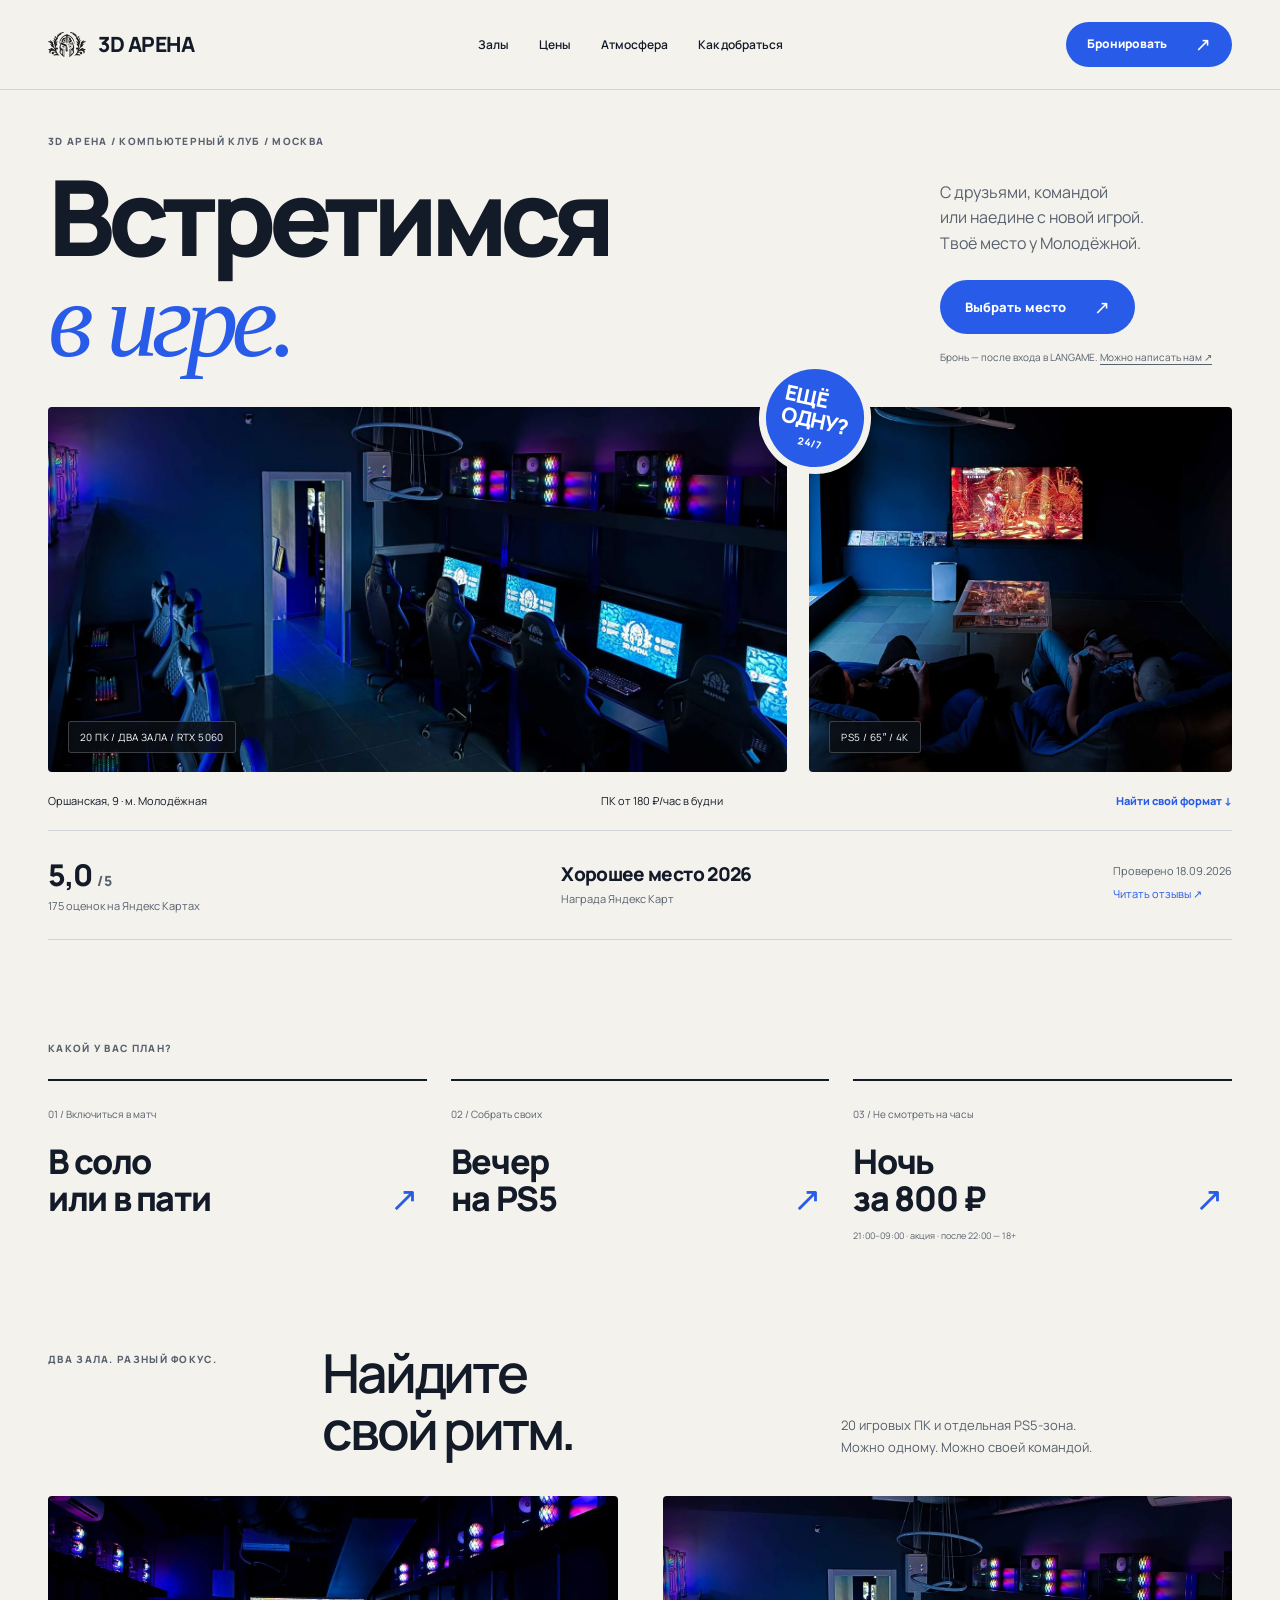
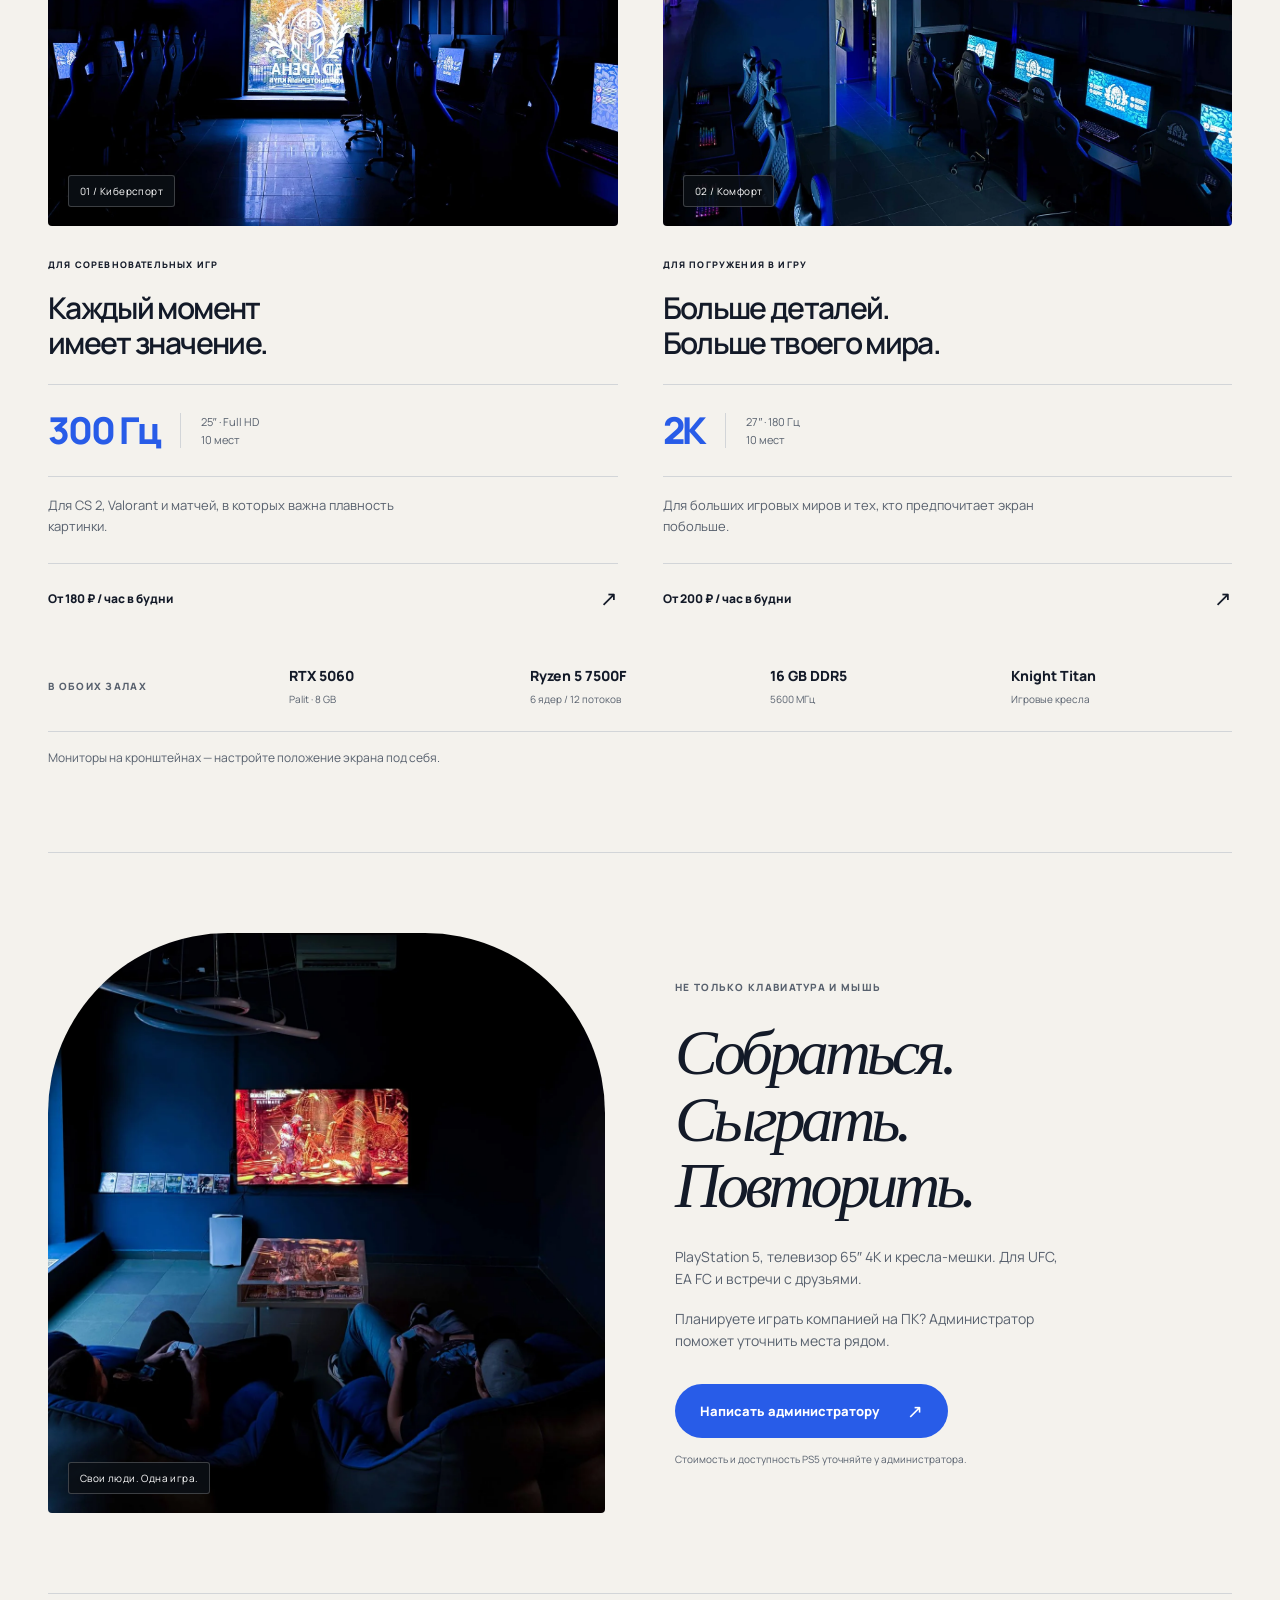
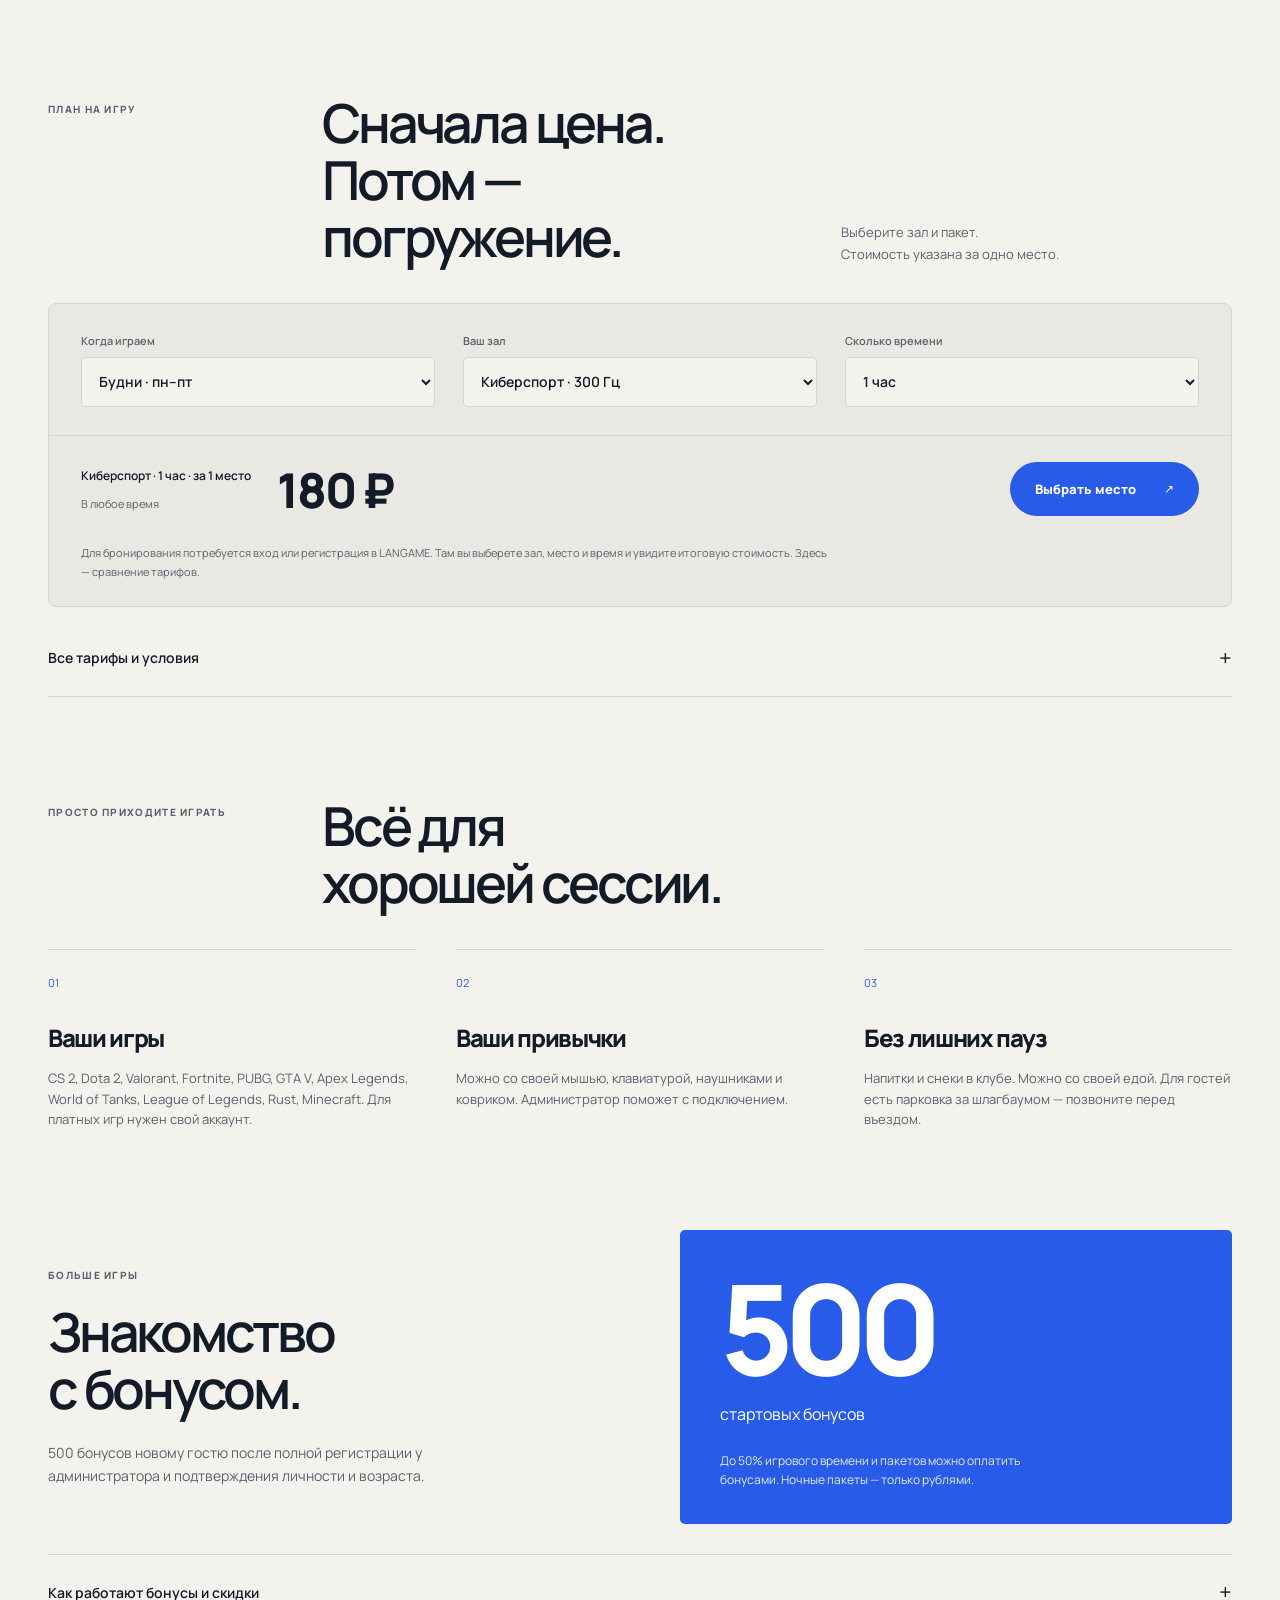
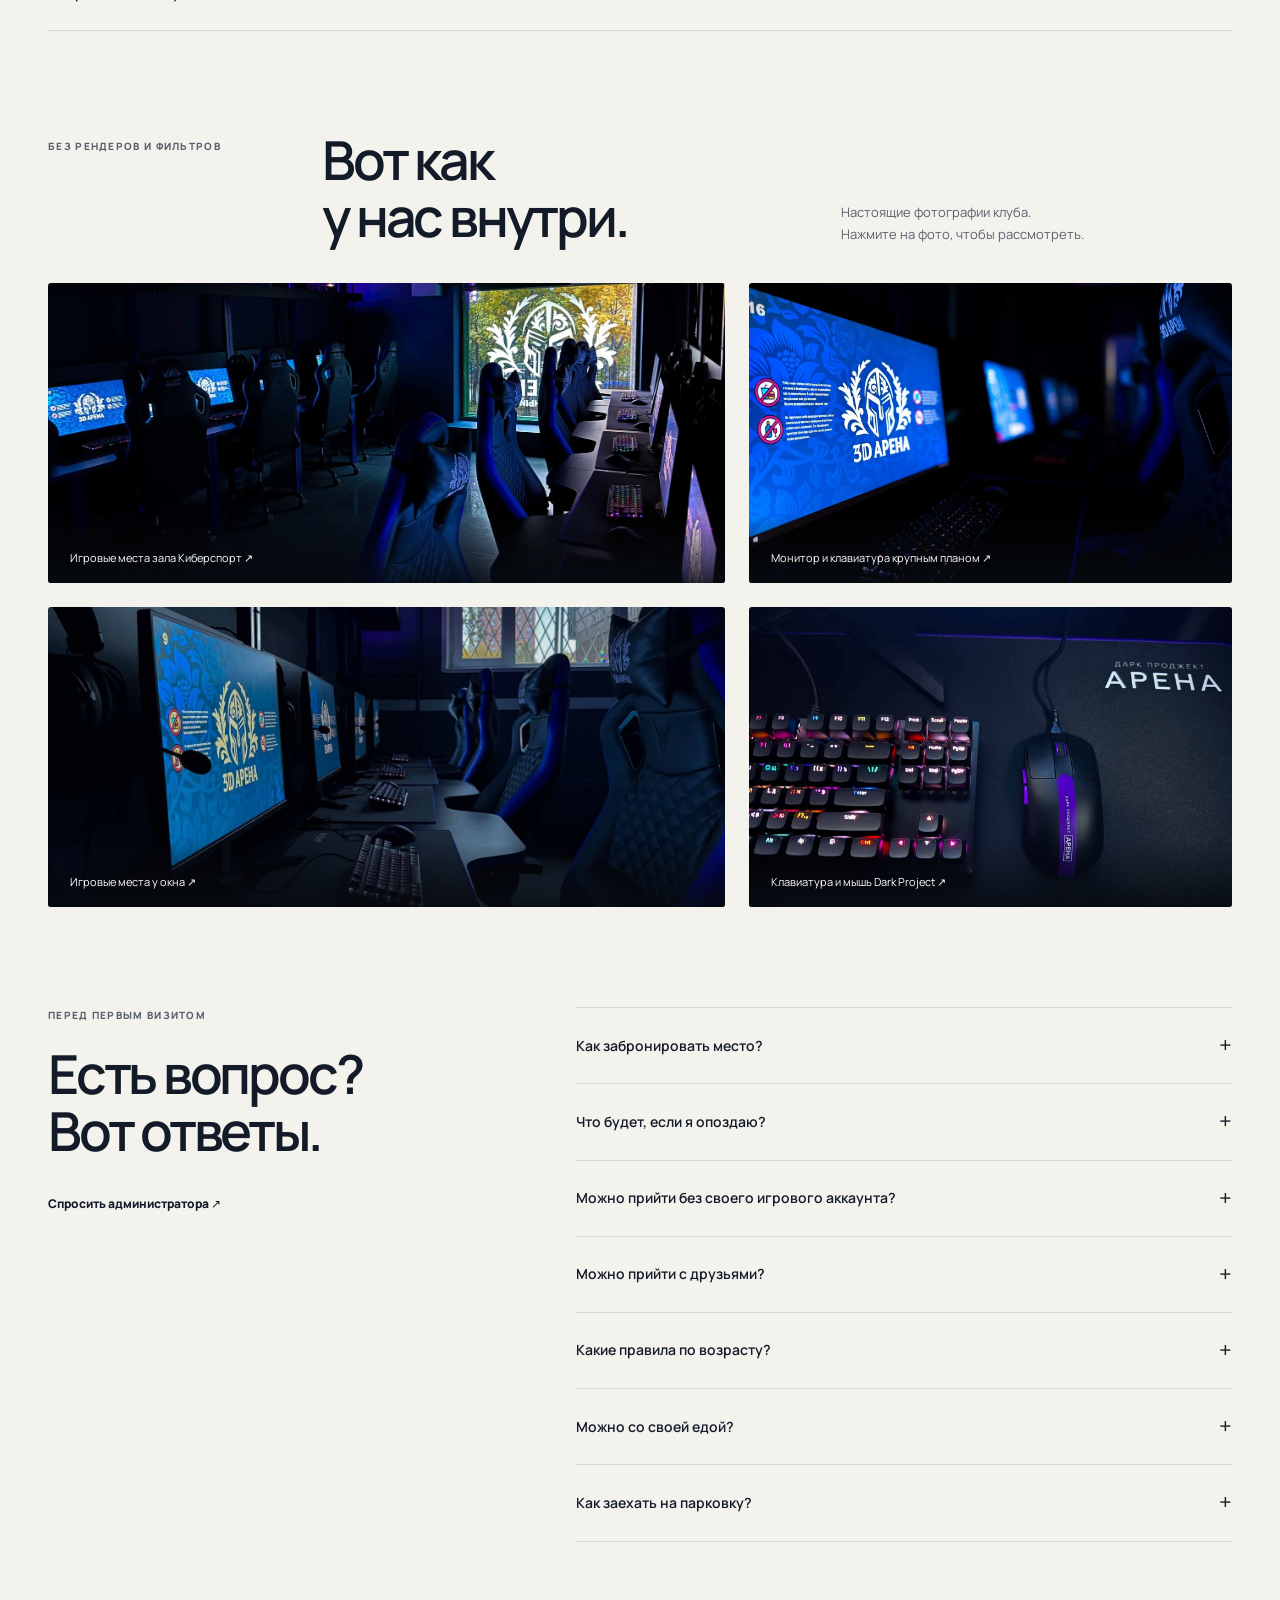
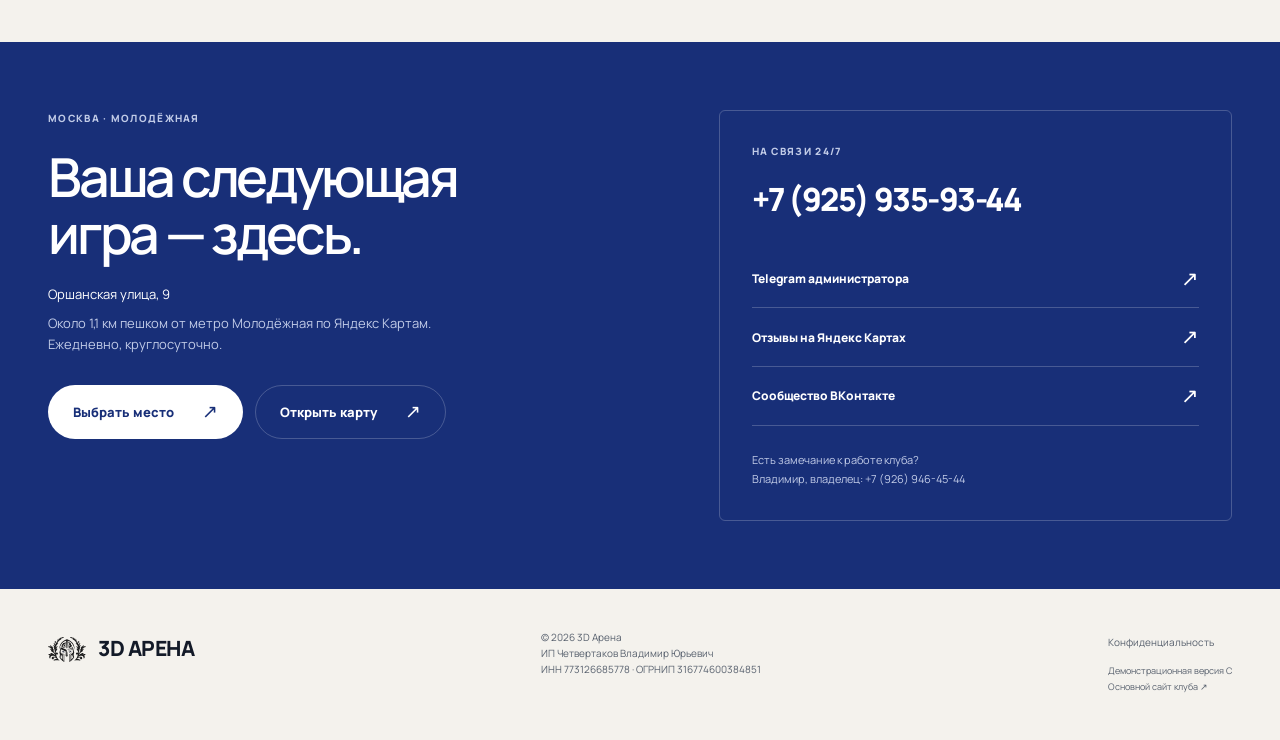
<file: index.html>
<!doctype html><html lang="ru"><head><meta charset="utf-8"><meta name="viewport" content="width=device-width, initial-scale=1"><meta name="robots" content="noindex, nofollow"><title>3D Арена — встретимся в игре</title><meta name="description" content="Компьютерный клуб 3D Арена у метро Молодёжная. Два зала, RTX 5060, PS5. Оршанская, 9. Круглосуточно."><meta name="theme-color" content="#f3f1eb"><link rel="icon" href="assets/mark.svg" type="image/svg+xml"><link rel="stylesheet" href="styles.css?v=20260918-6"><script defer src="config.js"></script><script defer src="pricing.js"></script><script defer src="attribution.js"></script><script defer src="app.js?v=20260918-5"></script></head><body class="social" data-variant="C"><a class="skip" href="#main">К содержанию</a><header class="header"><a href="./" class="brand" aria-label="3D Арена — главная"><img src="assets/mark.svg" alt="" width="40" height="40"><span>3D АРЕНА</span></a><nav aria-label="Основная навигация"><button class="menu-button" aria-expanded="false" aria-controls="nav-links">Меню <span aria-hidden="true">☰</span></button><div class="nav-links" id="nav-links"><a href="#spaces">Залы</a><a href="#prices">Цены</a><a href="#gallery">Атмосфера</a><a href="#contacts">Как добраться</a></div></nav><a class="button primary header-cta" href="https://langame.ru/799456996_computerniy_club_3d-arena_moskva/booking" data-booking data-track="langame_booking" data-placement="header">Бронировать<span aria-hidden="true">↗</span></a></header><main id="main"><section class="hero-social wrap"><div class="social-hero-heading"><p class="eyebrow">3D АРЕНА / КОМПЬЮТЕРНЫЙ КЛУБ / МОСКВА</p><div class="title-row"><h1>Встретимся<br><em>в игре.</em></h1><div><p>С друзьями, командой<br>или наедине с новой игрой.<br>Твоё место у Молодёжной.</p><a class="button primary" href="https://langame.ru/799456996_computerniy_club_3d-arena_moskva/booking" data-booking data-track="langame_booking" data-placement="hero">Выбрать место<span aria-hidden="true">↗</span></a><p class="booking-note">Бронь — после входа в LANGAME. <a href="https://t.me/IIIDArena" data-track="booking_telegram">Можно написать нам ↗</a></p></div></div></div><div class="photo-story"><div class="story-wide"><img class="" src="assets/hall-15.webp" alt="Игровой зал Комфорт в 3D Арене" width="1600" height="1200" loading="eager" decoding="async" fetchpriority=high><span class="image-tag">20 ПК / ДВА ЗАЛА / RTX 5060</span></div><div class="story-side"><img class="" src="assets/hall-12.webp" alt="Зона PlayStation 5 для встречи с друзьями" width="1600" height="1200" loading="eager" decoding="async" fetchpriority=high><span class="image-tag">PS5 / 65″ / 4K</span></div><div class="round-label" aria-hidden="true">ЕЩЁ<br>ОДНУ?<span>24/7</span></div></div><div class="social-caption"><span>Оршанская, 9 · м. Молодёжная</span><span>ПК от 180 ₽/час в будни</span><a href="#spaces">Найти свой формат ↓</a></div></section><aside class="trust-strip wrap" aria-label="Оценки гостей"><a href="https://yandex.ru/maps/org/3d_arena/107910722858/" data-track="reviews_click"><strong>5,0 <span>/ 5</span></strong><span>175 оценок на Яндекс Картах</span></a><div><strong>Хорошее место 2026</strong><span>Награда Яндекс Карт</span></div><p>Проверено 18.09.2026<br><a href="https://yandex.ru/maps/org/3d_arena/107910722858/" data-track="reviews_click">Читать отзывы ↗</a></p></aside><section class="wrap scenarios"><p class="eyebrow">Какой у вас план?</p><div><a href="#spaces"><span>01 / Включиться в матч</span><strong>В соло<br>или в пати <i>↗</i></strong></a><a href="#together"><span>02 / Собрать своих</span><strong>Вечер<br>на PS5 <i>↗</i></strong></a><a href="#prices"><span>03 / Не смотреть на часы</span><strong>Ночь<br>за 800 ₽ <i>↗</i></strong><small>21:00–09:00 · акция · после 22:00 — 18+</small></a></div></section><section class="wrap spaces" id="spaces"><div class="section-top"><p class="eyebrow">Два зала. Разный фокус.</p><h2>Найдите<br>свой ритм.</h2><p>20 игровых ПК и отдельная PS5-зона.<br>Можно одному. Можно своей командой.</p></div><div class="space-grid"><article class="space-card"><div class="space-image"><img class="" src="assets/hall-01.webp" alt="Зал Киберспорт: ряды игровых компьютеров в 3D Арене" width="1600" height="1200" loading="lazy" decoding="async" ><span class="image-tag">01 / Киберспорт</span></div><div class="space-copy"><span class="eyebrow">Для соревновательных игр</span><h3>Каждый момент<br>имеет значение.</h3><div class="spec-line"><strong>300 Гц</strong><span>25″ · Full HD<br>10 мест</span></div><p>Для CS 2, Valorant и матчей, в которых важна плавность картинки.</p><a class="text-link" href="#prices" data-choose-hall="esports">От 180 ₽ / час в будни <span>↗</span></a></div></article><article class="space-card"><div class="space-image"><img class="" src="assets/hall-15.webp" alt="Зал Комфорт: игровые места с большими мониторами" width="1600" height="1200" loading="lazy" decoding="async" ><span class="image-tag">02 / Комфорт</span></div><div class="space-copy"><span class="eyebrow">Для погружения в игру</span><h3>Больше деталей.<br>Больше твоего мира.</h3><div class="spec-line"><strong>2K</strong><span>27″ · 180 Гц<br>10 мест</span></div><p>Для больших игровых миров и тех, кто предпочитает экран побольше.</p><a class="text-link" href="#prices" data-choose-hall="comfort">От 200 ₽ / час в будни <span>↗</span></a></div></article></div><div class="hardware"><p class="eyebrow">В обоих залах</p><div><strong>RTX 5060</strong><span>Palit · 8 GB</span></div><div><strong>Ryzen 5 7500F</strong><span>6 ядер / 12 потоков</span></div><div><strong>16 GB DDR5</strong><span>5600 МГц</span></div><div><strong>Knight Titan</strong><span>Игровые кресла</span></div></div><p class="hardware-note">Мониторы на кронштейнах — настройте положение экрана под себя.</p></section><section class="social-section wrap" id="together"><div class="social-photo"><img class="" src="assets/hall-12.webp" alt="Друзья играют на PlayStation 5 в зоне с креслами-мешками" width="1600" height="1200" loading="lazy" decoding="async" ><span class="image-tag">Свои люди. Одна игра.</span></div><div class="social-copy"><p class="eyebrow">Не только клавиатура и мышь</p><h2>Собраться.<br>Сыграть.<br>Повторить.</h2><p>PlayStation 5, телевизор 65″ 4K и кресла-мешки. Для UFC, EA FC и встречи с друзьями.</p><p>Планируете играть компанией на ПК? Администратор поможет уточнить места рядом.</p><a class="button primary" href="https://t.me/IIIDArena" data-track="booking_telegram">Написать администратору <span>↗</span></a><small>Стоимость и доступность PS5 уточняйте у администратора.</small></div></section><section class="picker-section wrap" id="prices"><div class="section-top"><p class="eyebrow">План на игру</p><h2>Сначала цена.<br>Потом — погружение.</h2><p>Выберите зал и пакет.<br>Стоимость указана за одно место.</p></div><div id="price-picker" class="price-picker" hidden><div class="picker-controls"><label>Когда играем<select name="day"><option value="weekday">Будни · пн–пт</option><option value="weekend">Выходные · сб–вс</option></select></label><label>Ваш зал<select name="hall"><option value="esports">Киберспорт · 300 Гц</option><option value="comfort">Комфорт · 2K</option></select></label><label>Сколько времени<select name="pack"><option value="hour">1 час</option><option value="three">3 часа</option><option value="six">6 часов</option><option value="night">Ночь · 21:00–09:00</option><option value="morning">Утро · 08:00–13:00</option></select></label></div><div class="quote" aria-live="polite" aria-atomic="true"><div><span id="quote-label">Киберспорт · 1 час · за 1 место</span><strong id="quote-price">180 ₽</strong><small id="quote-condition">В любое время</small></div><a class="button primary" href="https://langame.ru/799456996_computerniy_club_3d-arena_moskva/booking" data-booking data-track="langame_booking" data-placement="price_picker">Выбрать место<span aria-hidden="true">↗</span></a></div><p class="fine">Для бронирования потребуется вход или регистрация в LANGAME. Там вы выберете зал, место и время и увидите итоговую стоимость. Здесь — сравнение тарифов.</p></div><details class="all-prices"><summary>Все тарифы и условия <span aria-hidden="true">+</span></summary><div class="table-scroll"><table><caption>Цена за одно место, ₽</caption><thead><tr><th scope="col">День / зал</th><th scope="col">1 час</th><th scope="col">3 часа</th><th scope="col">6 часов</th><th scope="col">Ночь*</th><th scope="col">Утро**</th></tr></thead><tbody><tr><th scope="row">Будни · Киберспорт</th><td>180</td><td>490</td><td>870</td><td>800</td><td>540</td></tr><tr><th scope="row">Будни · Комфорт</th><td>200</td><td>540</td><td>960</td><td>800</td><td>600</td></tr><tr><th scope="row">Выходные · Киберспорт</th><td>200</td><td>540</td><td>960</td><td>800</td><td>600</td></tr><tr><th scope="row">Выходные · Комфорт</th><td>220</td><td>600</td><td>1 060</td><td>800</td><td>660</td></tr></tbody></table></div><p class="fine">* Ночь 21:00–09:00: акция 800 ₽ вместо базовой цены. Базовая цена: Киберспорт 1 080 / 1 190 ₽, Комфорт 1 190 / 1 310 ₽ (будни / выходные). Ночной пакет оплачивается рублями. После 22:00 — 18+.</p><p class="fine">** Утро 08:00–13:00. Будни — понедельник–пятница; выходные — суббота–воскресенье. Условия акций и тариф на дату посещения уточняйте в LANGAME или у администратора.</p></details><noscript><p>Для сравнения цен откройте «Все тарифы и условия» выше.</p></noscript></section><section class="wrap visit"><div class="section-top"><p class="eyebrow">Просто приходите играть</p><h2>Всё для<br>хорошей сессии.</h2></div><div class="benefit-grid"><article><span class="number">01</span><h3>Ваши игры</h3><p>CS 2, Dota 2, Valorant, Fortnite, PUBG, GTA V, Apex Legends, World of Tanks, League of Legends, Rust, Minecraft. Для платных игр нужен свой аккаунт.</p></article><article><span class="number">02</span><h3>Ваши привычки</h3><p>Можно со своей мышью, клавиатурой, наушниками и ковриком. Администратор поможет с подключением.</p></article><article><span class="number">03</span><h3>Без лишних пауз</h3><p>Напитки и снеки в клубе. Можно со своей едой. Для гостей есть парковка за шлагбаумом — позвоните перед въездом.</p></article></div></section><section class="wrap promos" id="offers"><div class="offer-head"><p class="eyebrow">Больше игры</p><h2>Знакомство<br>с бонусом.</h2><p>500 бонусов новому гостю после полной регистрации у администратора и подтверждения личности и возраста.</p></div><div class="offer-number"><strong>500</strong><span>стартовых бонусов</span><p>До 50% игрового времени и пакетов можно оплатить бонусами. Ночные пакеты — только рублями.</p></div><details><summary>Как работают бонусы и скидки <span>+</span></summary><div class="bonus-grid"><div><h3>Приглашайте друзей</h3><p>100 бонусов за нового гостя. Ещё по 100 бонусов за подписку на Telegram и VK после подтверждения администратору.</p></div><div><h3>За разовое пополнение</h3><p>От 1 000 ₽ → +150 бонусов<br>От 2 000 ₽ → +350<br>От 3 000 ₽ → +600<br>От 4 000 ₽ → +900<br>От 5 000 ₽ → +1 250</p></div><div><h3>Накопительная скидка</h3><p>От 5 000 ₽ → 1%<br>От 10 001 ₽ → 2%<br>От 20 001 ₽ → 3%<br>От 30 001 ₽ → 4%<br>От 40 001 ₽ → 5%</p></div></div><p class="fine">Каждая акция действует отдельно. Текущие условия уточняйте у администратора. Для активации стартовых бонусов нужен документ для подтверждения личности и возраста.</p><a class="text-link" href="https://t.me/IIIDArena" data-track="booking_telegram">Уточнить условия <span>↗</span></a></details></section><section class="wrap gallery" id="gallery"><div class="section-top"><p class="eyebrow">Без рендеров и фильтров</p><h2>Вот как<br>у нас внутри.</h2><p>Настоящие фотографии клуба.<br>Нажмите на фото, чтобы рассмотреть.</p></div><div class="gallery-grid"><a href="assets/hall-03.webp" data-photo><img class="" src="assets/hall-03.webp" alt="Игровые места зала Киберспорт" width="1600" height="1200" loading="lazy" decoding="async" ><span>Игровые места зала Киберспорт ↗</span></a><a href="assets/hall-07.webp" data-photo><img class="" src="assets/hall-07.webp" alt="Монитор и клавиатура крупным планом" width="1600" height="1200" loading="lazy" decoding="async" ><span>Монитор и клавиатура крупным планом ↗</span></a><a href="assets/hall-13.webp" data-photo><img class="" src="assets/hall-13.webp" alt="Игровые места у окна" width="1600" height="1200" loading="lazy" decoding="async" ><span>Игровые места у окна ↗</span></a><a href="assets/hall-14.webp" data-photo><img class="" src="assets/hall-14.webp" alt="Клавиатура и мышь Dark Project" width="1600" height="1200" loading="lazy" decoding="async" ><span>Клавиатура и мышь Dark Project ↗</span></a></div></section><section class="wrap faq" id="faq"><div><p class="eyebrow">Перед первым визитом</p><h2>Есть вопрос?<br>Вот ответы.</h2><a class="text-link" href="https://t.me/IIIDArena" data-track="booking_telegram">Спросить администратора ↗</a></div><div><details><summary>Как забронировать место?<span aria-hidden="true">+</span></summary><p>Нажмите «Выбрать место»: откроется LANGAME. Войдите или зарегистрируйтесь, затем выберите зал, компьютер и время. Итоговая стоимость и наличие мест показываются в системе бронирования.</p></details><details><summary>Что будет, если я опоздаю?<span aria-hidden="true">+</span></summary><p>Оплаченная бронь сохраняется до конца забронированного времени. Бронь до оплаты — 15 минут. Если задерживаетесь, предупредите администратора.</p></details><details><summary>Можно прийти без своего игрового аккаунта?<span aria-hidden="true">+</span></summary><p>Для бесплатных игр, включая CS 2 и Dota 2, есть гостевые аккаунты. Для платных игр используйте свой аккаунт.</p></details><details><summary>Можно прийти с друзьями?<span aria-hidden="true">+</span></summary><p>Да. В каждом зале 10 мест. До приезда выберите соседние места в LANGAME или уточните наличие у администратора.</p></details><details><summary>Какие правила по возрасту?<span aria-hidden="true">+</span></summary><p>На сайте клуба указан режим 18+ после 22:00. Для регистрации и подтверждения возраста возьмите документ. Условия дневного посещения уточняйте у администратора.</p></details><details><summary>Можно со своей едой?<span aria-hidden="true">+</span></summary><p>Да. В клубе также есть напитки, снеки, микроволновка и гриль для сэндвичей.</p></details><details><summary>Как заехать на парковку?<span aria-hidden="true">+</span></summary><p>Парковка для гостей находится во дворе за шлагбаумом. Позвоните +7 (925) 935-93-44: администратор подскажет, как заехать. Наличие свободного места уточняйте перед приездом.</p></details></div></section><section class="contacts" id="contacts"><div class="wrap contacts-grid"><div><p class="eyebrow">Москва · Молодёжная</p><h2>Ваша следующая<br>игра — здесь.</h2><p class="address">Оршанская улица, 9</p><p>Около 1,1 км пешком от метро Молодёжная по Яндекс Картам.<br>Ежедневно, круглосуточно.</p><div class="actions"><a class="button primary" href="https://langame.ru/799456996_computerniy_club_3d-arena_moskva/booking" data-booking data-track="langame_booking" data-placement="contacts">Выбрать место<span aria-hidden="true">↗</span></a><a class="button secondary" href="https://yandex.ru/maps/org/3d_arena/107910722858/" data-track="route_click">Открыть карту <span>↗</span></a></div></div><div class="contact-card"><p class="eyebrow">На связи 24/7</p><a class="phone" href="tel:+79259359344" data-track="booking_call">+7 (925) 935-93-44</a><a class="text-link" href="https://t.me/IIIDArena" data-track="booking_telegram">Telegram администратора <span>↗</span></a><a class="text-link" href="https://yandex.ru/maps/org/3d_arena/107910722858/" data-track="reviews_click">Отзывы на Яндекс Картах <span>↗</span></a><a class="text-link" href="https://vk.com/3d_arena">Сообщество ВКонтакте <span>↗</span></a><p class="fine">Есть замечание к работе клуба?<br>Владимир, владелец: <a href="tel:+79269464544">+7 (926) 946-45-44</a></p></div></div></section></main><footer class="wrap footer"><a class="brand" href="./"><img src="assets/mark.svg" alt="" width="36" height="36"><span>3D АРЕНА</span></a><p>© 2026 3D Арена<br>ИП Четвертаков Владимир Юрьевич<br>ИНН 773126685778 · ОГРНИП 316774600384851</p><div><a href="privacy.html">Конфиденциальность</a><p class="fine">Демонстрационная версия C<br><a href="https://3d-arena.ru/">Основной сайт клуба ↗</a></p></div></footer><div class="mobile-bar"><a href="#prices">Тарифы</a><a class="button primary" href="https://langame.ru/799456996_computerniy_club_3d-arena_moskva/booking" data-booking data-track="langame_booking" data-placement="mobile_bar">Выбрать место<span aria-hidden="true">↗</span></a></div><dialog id="photo-dialog"><button aria-label="Закрыть фотографию">Закрыть ×</button><img alt="" width="1600" height="1200"><p></p></dialog></body></html>
</file>
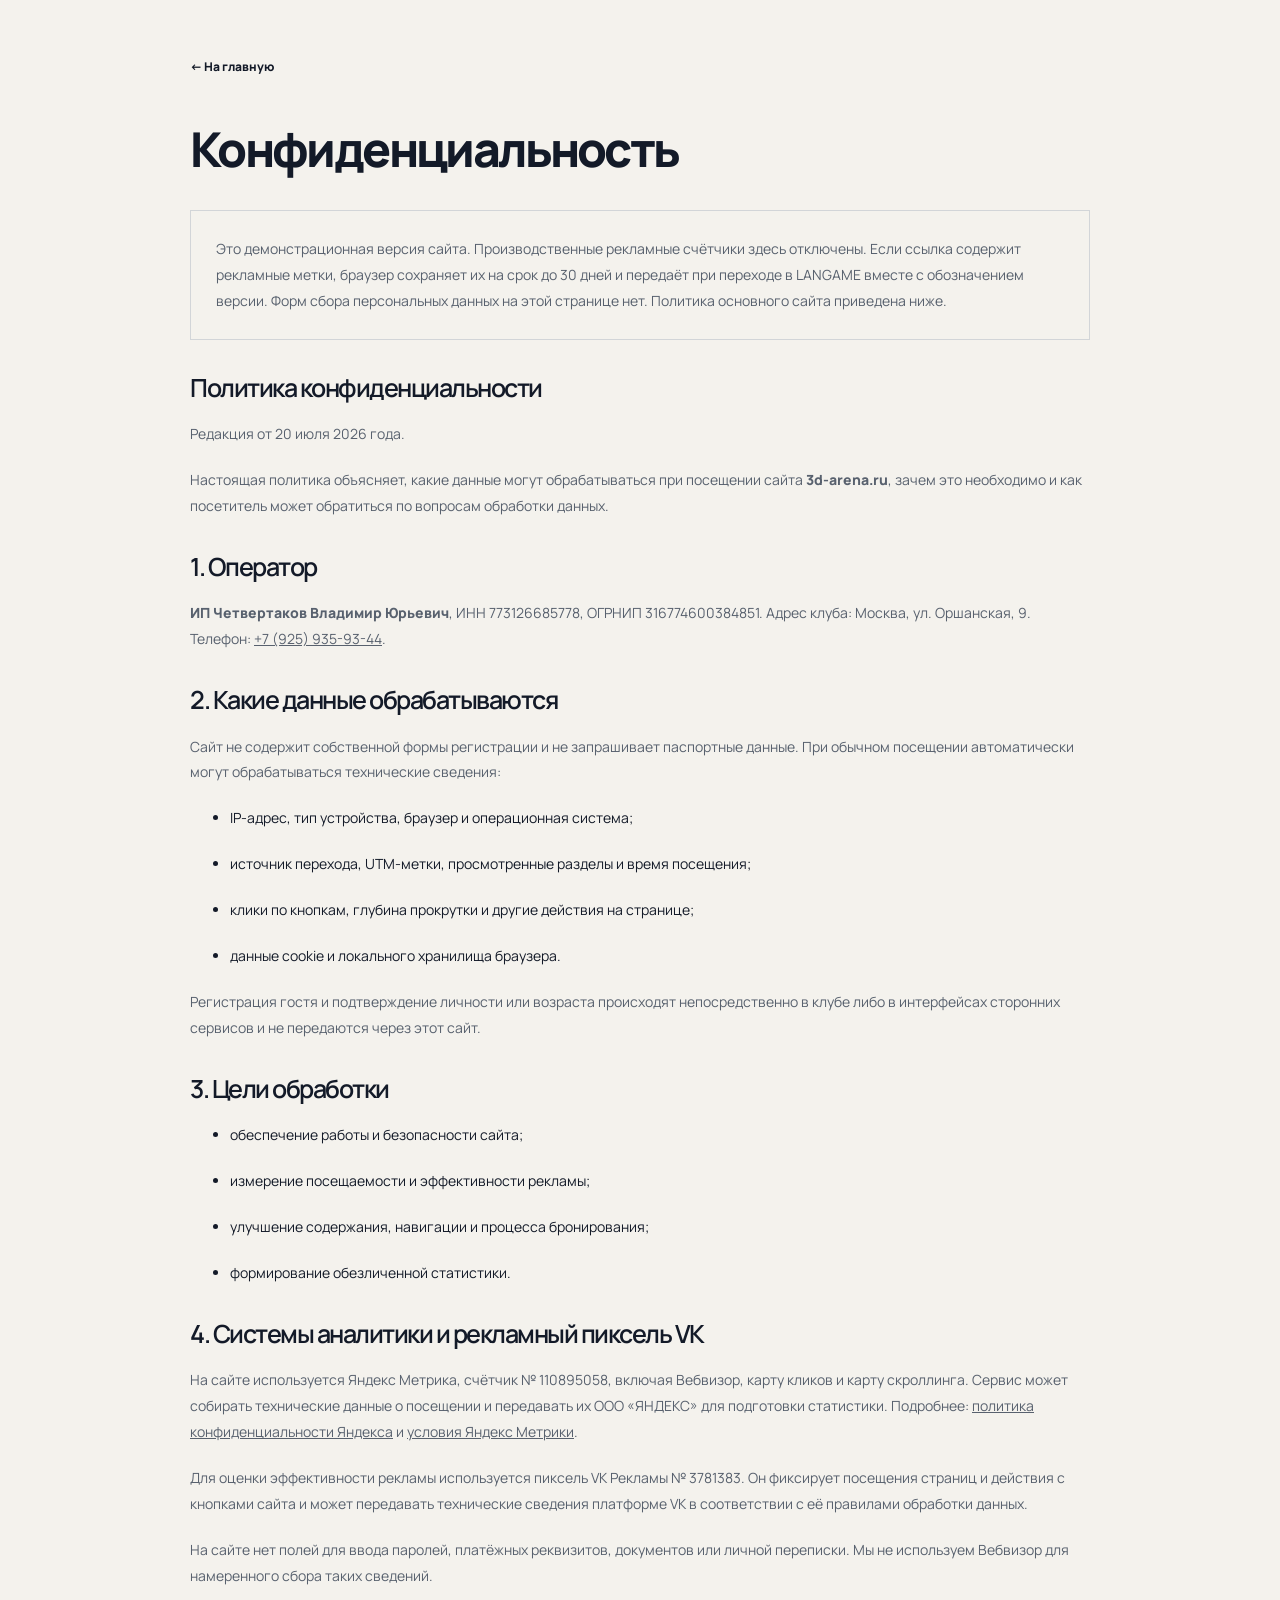
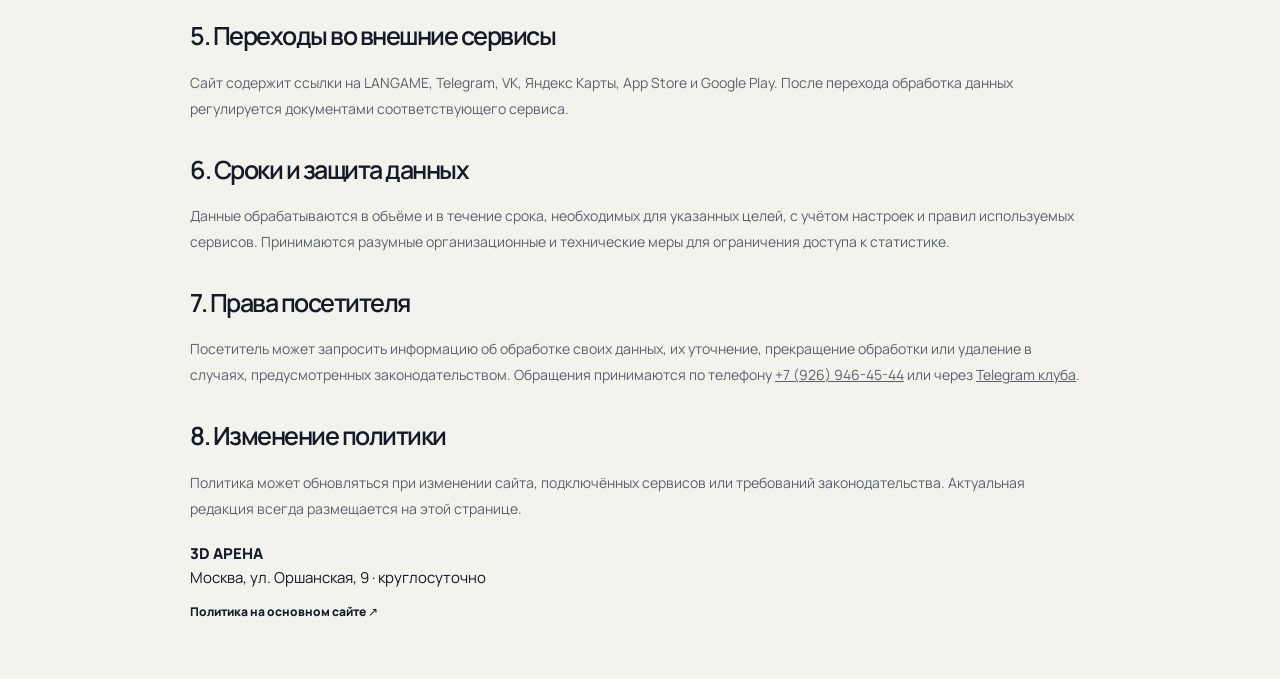
<file: privacy.html>
<!doctype html><html lang="ru"><head><meta charset="utf-8"><meta name="viewport" content="width=device-width, initial-scale=1"><meta name="robots" content="noindex, nofollow"><title>Конфиденциальность — 3D Арена</title><meta name="description" content="Компьютерный клуб 3D Арена у метро Молодёжная. Два зала, RTX 5060, PS5. Оршанская, 9. Круглосуточно."><meta name="theme-color" content="#0b1015"><link rel="icon" href="assets/mark.svg" type="image/svg+xml"><link rel="stylesheet" href="styles.css?v=20260918-5"><script defer src="config.js"></script><script defer src="pricing.js"></script><script defer src="attribution.js"></script><script defer src="app.js?v=20260918-5"></script></head><body class="social" data-variant="C"><main class="wrap policy"><a class="text-link" href="./">← На главную</a><h1>Конфиденциальность</h1><p>Это демонстрационная версия сайта. Производственные рекламные счётчики здесь отключены. Если ссылка содержит рекламные метки, браузер сохраняет их на срок до 30 дней и передаёт при переходе в LANGAME вместе с обозначением версии. Форм сбора персональных данных на этой странице нет. Политика основного сайта приведена ниже.</p>
<h2>Политика конфиденциальности</h2>
<p class="updated">Редакция от 20 июля 2026 года.</p>
<p>Настоящая политика объясняет, какие данные могут обрабатываться при посещении сайта <strong>3d-arena.ru</strong>, зачем это необходимо и как посетитель может обратиться по вопросам обработки данных.</p>
<h2>1. Оператор</h2>
<p><strong>ИП Четвертаков Владимир Юрьевич</strong>, ИНН 773126685778, ОГРНИП 316774600384851. Адрес клуба: Москва, ул. Оршанская, 9. Телефон: <a href="tel:+79259359344">+7 (925) 935-93-44</a>.</p>
<h2>2. Какие данные обрабатываются</h2>
<p>Сайт не содержит собственной формы регистрации и не запрашивает паспортные данные. При обычном посещении автоматически могут обрабатываться технические сведения:</p>
<ul><li>IP-адрес, тип устройства, браузер и операционная система;</li><li>источник перехода, UTM-метки, просмотренные разделы и время посещения;</li><li>клики по кнопкам, глубина прокрутки и другие действия на странице;</li><li>данные cookie и локального хранилища браузера.</li></ul>
<p>Регистрация гостя и подтверждение личности или возраста происходят непосредственно в клубе либо в интерфейсах сторонних сервисов и не передаются через этот сайт.</p>
<h2>3. Цели обработки</h2>
<ul><li>обеспечение работы и безопасности сайта;</li><li>измерение посещаемости и эффективности рекламы;</li><li>улучшение содержания, навигации и процесса бронирования;</li><li>формирование обезличенной статистики.</li></ul>
<h2>4. Системы аналитики и рекламный пиксель VK</h2>
<p>На сайте используется Яндекс Метрика, счётчик № 110895058, включая Вебвизор, карту кликов и карту скроллинга. Сервис может собирать технические данные о посещении и передавать их ООО «ЯНДЕКС» для подготовки статистики. Подробнее: <a href="https://yandex.ru/legal/confidential/" rel="noopener" target="_blank">политика конфиденциальности Яндекса</a> и <a href="https://yandex.ru/legal/metrica_termsofuse/" rel="noopener" target="_blank">условия Яндекс Метрики</a>.</p>
<p>Для оценки эффективности рекламы используется пиксель VK Рекламы № 3781383. Он фиксирует посещения страниц и действия с кнопками сайта и может передавать технические сведения платформе VK в соответствии с её правилами обработки данных.</p>
<p>На сайте нет полей для ввода паролей, платёжных реквизитов, документов или личной переписки. Мы не используем Вебвизор для намеренного сбора таких сведений.</p>
<h2>5. Переходы во внешние сервисы</h2>
<p>Сайт содержит ссылки на LANGAME, Telegram, VK, Яндекс Карты, App Store и Google Play. После перехода обработка данных регулируется документами соответствующего сервиса.</p>
<h2>6. Сроки и защита данных</h2>
<p>Данные обрабатываются в объёме и в течение срока, необходимых для указанных целей, с учётом настроек и правил используемых сервисов. Принимаются разумные организационные и технические меры для ограничения доступа к статистике.</p>
<h2>7. Права посетителя</h2>
<p>Посетитель может запросить информацию об обработке своих данных, их уточнение, прекращение обработки или удаление в случаях, предусмотренных законодательством. Обращения принимаются по телефону <a href="tel:+79269464544">+7 (926) 946-45-44</a> или через <a href="https://t.me/IIIDArena" rel="noopener" target="_blank">Telegram клуба</a>.</p>
<h2>8. Изменение политики</h2>
<p>Политика может обновляться при изменении сайта, подключённых сервисов или требований законодательства. Актуальная редакция всегда размещается на этой странице.</p>
<div class="details"><strong>3D АРЕНА</strong><br/>Москва, ул. Оршанская, 9 · круглосуточно</div>
<a class="text-link" href="https://3d-arena.ru/privacy.html">Политика на основном сайте ↗</a></main></body></html>
</file>
<file: styles.css>
@font-face{font-family:Manrope;src:url('assets/fonts/manrope-400.ttf') format('truetype');font-weight:400;font-display:swap}@font-face{font-family:Manrope;src:url('assets/fonts/manrope-600.ttf') format('truetype');font-weight:600;font-display:swap}@font-face{font-family:Manrope;src:url('assets/fonts/manrope-800.ttf') format('truetype');font-weight:800;font-display:swap}
:root{--bg:#0b1015;--surface:#141b23;--text:#f3f5f8;--muted:#a5afbe;--line:#2b3541;--accent:#315fde;--blue:#729aff;--pad:48px;color-scheme:dark;font-family:Manrope,Arial,sans-serif;font-synthesis:none;scroll-behavior:smooth;scroll-padding-top:110px}*{box-sizing:border-box}body{margin:0;background:var(--bg);color:var(--text);font-size:15px;line-height:1.6}a{color:inherit;text-decoration:none}button,select{font:inherit}button,a,select{-webkit-tap-highlight-color:transparent}button,summary,select{cursor:pointer}button{color:inherit}img{display:block;max-width:100%;height:auto}h1,h2,h3,p{margin:0}h1,h2,h3{font-weight:800;line-height:1.06;letter-spacing:-.055em}h1{font-size:clamp(56px,6.8vw,104px)}h2{font-size:clamp(38px,4.2vw,62px)}h3{font-size:30px;line-height:1.17}p{color:var(--muted)}em{font-style:normal;color:var(--blue)}:focus-visible{outline:3px solid #f9c954;outline-offset:5px}.wrap{width:min(1360px,calc(100% - var(--pad)*2));margin-inline:auto}.eyebrow{text-transform:uppercase;letter-spacing:.13em;font-size:10px;font-weight:800;line-height:1.6}.skip{position:fixed;top:-100px;left:16px;background:var(--accent);color:white;padding:16px;z-index:100}.skip:focus{top:10px}.header{height:92px;width:min(1456px,100%);padding:0 var(--pad);margin:auto;display:flex;align-items:center;justify-content:space-between;gap:28px;border-bottom:1px solid var(--line)}.brand{display:flex;align-items:center;gap:12px;white-space:nowrap;font-weight:800;font-size:21px;letter-spacing:-.02em}.brand img{width:38px;height:40px;object-fit:contain}.nav-links{display:flex;gap:30px;font-size:12px;font-weight:600}.nav-links a{padding:14px 0}.nav-links a:hover,.text-link:hover{color:var(--blue)}.button{display:inline-flex;align-items:center;justify-content:space-between;gap:28px;min-height:54px;padding:16px 24px;border:1px solid transparent;border-radius:6px;font-size:13px;font-weight:800;line-height:1.4;transition:background .18s,transform .18s}.button span{font-size:19px;line-height:1}.button:hover{transform:translateY(-2px)}.primary{background:var(--accent);color:#fff}.primary:hover{background:#2e62ec}.secondary{border-color:var(--line);background:transparent}.secondary:hover{background:var(--surface)}.header-cta{min-height:44px;padding:12px 20px;font-size:12px}.menu-button{display:none}.actions{display:flex;flex-wrap:wrap;gap:12px}.hero-select{display:grid;grid-template-columns:1.02fr 1fr;gap:32px;padding-block:48px 36px;align-items:stretch}.hero-copy{padding-block:28px 20px;align-self:center}.hero-copy .eyebrow{margin-bottom:25px}.status-dot{display:inline-block;width:6px;height:6px;border-radius:50%;background:#91ddb2;margin-right:7px}.hero-description{font-size:17px;line-height:1.65;margin-top:26px}.hero-copy .actions{margin-top:34px}.hero-location{font-size:11px;margin-top:25px}.hero-location span{margin-inline:10px}.hero-visual{position:relative;min-height:470px;overflow:hidden;border-radius:8px;background:#101927}.hero-visual>img{width:100%;height:100%;position:absolute;inset:0;object-fit:cover;object-position:51% center}.hero-visual:after{content:'';position:absolute;inset:0;background:linear-gradient(180deg,rgba(0,0,0,.3),transparent 35%,rgba(0,0,0,.72))}.visual-top,.visual-bottom{position:absolute;z-index:1;left:28px;right:28px;display:flex;align-items:center;justify-content:space-between}.visual-top{top:23px;font-size:9px;letter-spacing:.09em}.visual-top span:last-child{background:#ffffff16;border:1px solid #ffffff38;padding:5px 9px;border-radius:3px}.visual-bottom{bottom:27px}.visual-bottom strong{font-size:76px;line-height:1;letter-spacing:-.06em}.visual-bottom strong span{font-size:20px;margin-left:8px}.visual-bottom p{color:#ddd;font-size:11px;margin-top:7px}.visual-bottom a{width:48px;height:48px;display:grid;place-items:center;border:1px solid #ffffff65;border-radius:50%;font-size:24px}.facts-strip{display:grid;grid-template-columns:repeat(4,1fr);border-block:1px solid var(--line);padding-block:23px;gap:20px}.facts-strip>div{display:flex;gap:13px;align-items:center;justify-content:center;border-right:1px solid var(--line)}.facts-strip>div:first-child{justify-content:flex-start}.facts-strip>div:last-child{border:0}.facts-strip strong{font-size:19px;font-weight:800;letter-spacing:-.045em;white-space:nowrap}.facts-strip span{font-size:10px;color:var(--muted)}section.wrap:not(.hero-select):not(.hero-social){padding-top:100px}.section-top{display:grid;grid-template-columns:.46fr 1fr .75fr;align-items:end;gap:30px;margin-bottom:38px}.section-top>.eyebrow{align-self:start;padding-top:7px}.section-top>p:last-child:not(.eyebrow){font-size:13px;line-height:1.7}.price-picker{border:1px solid var(--line);background:var(--surface);border-radius:8px;overflow:hidden}.price-picker[hidden]{display:none}.picker-controls{display:grid;grid-template-columns:repeat(3,1fr);gap:28px;padding:28px 32px;border-bottom:1px solid var(--line)}label{font-size:11px;color:var(--muted);font-weight:600;display:block}select{display:block;margin-top:7px;width:100%;min-height:50px;padding:10px 30px 10px 13px;background:var(--bg);color:var(--text);border:1px solid var(--line);border-radius:4px;font-size:14px}.quote{padding:26px 32px;display:flex;align-items:center;justify-content:space-between;gap:24px}.quote>div{display:grid;grid-template-columns:auto auto;align-items:center;gap:2px 26px}.quote strong{font-size:48px;line-height:1.15;letter-spacing:-.045em;grid-column:2;grid-row:1/3;white-space:nowrap}.quote span{font-weight:600;font-size:12px}.quote small{font-size:11px;color:var(--muted)}.fine{font-size:11px;line-height:1.75;color:var(--muted)}.price-picker>.fine{padding:0 32px 24px;max-width:810px}.all-prices{margin-top:14px;border-bottom:1px solid var(--line)}summary{list-style:none;font-weight:600;display:flex;justify-content:space-between;gap:25px;align-items:center;padding:20px 0;font-size:14px}summary::-webkit-details-marker{display:none}summary span{font-size:22px;font-weight:400;transition:transform .2s}details[open]>summary span{transform:rotate(45deg)}details p{margin-bottom:18px}table{border-collapse:collapse;width:100%;text-align:left;font-size:12px}caption{text-align:left;padding-bottom:10px;color:var(--muted)}td,th{padding:13px 17px;border-bottom:1px solid var(--line);white-space:nowrap}thead th{color:var(--muted)}.table-scroll{overflow-x:auto;margin-bottom:20px}.space-grid{display:grid;grid-template-columns:1fr 1fr;gap:24px}.space-card{border:1px solid var(--line);border-radius:8px;overflow:hidden;background:var(--surface)}.space-image{position:relative;height:300px;overflow:hidden}.space-image img{width:100%;height:100%;object-fit:cover;transition:transform .5s}.space-card:hover .space-image img{transform:scale(1.025)}.image-tag{position:absolute;bottom:19px;left:20px;background:#0b1015dc;color:#fff;border:1px solid #ffffff35;border-radius:3px;padding:7px 11px;font-size:10px;letter-spacing:.04em}.space-copy{padding:28px 32px}.space-copy h3{margin-top:15px}.space-copy .eyebrow{font-size:9px}.spec-line{display:flex;align-items:center;gap:20px;border-block:1px solid var(--line);margin-block:24px 18px;padding-block:16px}.spec-line strong{font-size:37px;font-weight:800;letter-spacing:-.055em;color:var(--blue)}.spec-line span{font-size:11px;color:var(--muted);border-left:1px solid var(--line);padding-left:20px}.space-copy>p{font-size:13px;max-width:390px;min-height:45px}.text-link{display:flex;align-items:center;justify-content:space-between;gap:20px;font-size:12px;font-weight:800;min-height:44px}.space-copy .text-link{border-top:1px solid var(--line);padding-top:18px;margin-top:23px}.text-link span{font-size:21px}.hardware{margin-top:25px;display:grid;grid-template-columns:repeat(5,1fr);gap:20px;align-items:center;padding-block:24px;border-bottom:1px solid var(--line)}.hardware>div{display:flex;flex-direction:column;gap:4px}.hardware strong{font-size:14px}.hardware span{font-size:10px;color:var(--muted)}.social-section{display:grid;grid-template-columns:1fr 1fr;gap:70px;align-items:center}.social-photo{position:relative;height:580px;overflow:hidden;border-radius:8px}.social-photo img{height:100%;width:100%;object-fit:cover;object-position:center 65%}.social-copy .eyebrow{margin-bottom:25px}.social-copy h2{font-size:clamp(45px,5vw,76px);margin-bottom:26px}.social-copy>p:not(.eyebrow){max-width:390px;font-size:14px;margin-bottom:17px}.social-copy .button{margin-top:15px}.social-copy small{display:block;color:var(--muted);font-size:10px;margin-top:13px}.benefit-grid{display:grid;grid-template-columns:repeat(3,1fr);gap:40px}.benefit-grid article{border-top:1px solid var(--line);padding-top:20px}.number{font-size:11px;color:var(--blue)}.benefit-grid h3{font-size:24px;margin-top:30px;margin-bottom:16px}.benefit-grid p{font-size:13px}.promos{display:grid;grid-template-columns:1fr 1fr;gap:0 80px;align-items:center}.offer-head{padding-left:0}.offer-head .eyebrow{margin-bottom:20px}.offer-head>p:last-child{font-size:14px;margin-top:25px;max-width:430px}.offer-number{background:var(--surface);border:1px solid var(--line);padding:35px 40px;border-radius:8px}.offer-number strong{display:block;font-size:125px;line-height:1;letter-spacing:-.08em;color:var(--blue);font-weight:800}.offer-number>span{display:block;font-size:16px;margin-top:12px}.offer-number p{font-size:12px;margin-top:23px;max-width:350px}.promos>details{grid-column:1/-1;margin-top:30px;border-block:1px solid var(--line)}.bonus-grid{display:grid;grid-template-columns:repeat(3,1fr);gap:35px;padding-top:15px}.bonus-grid h3{font-size:20px;margin-bottom:15px}.bonus-grid p{font-size:13px}.gallery-grid{display:grid;grid-template-columns:1.4fr 1fr;gap:24px}.gallery-grid a{position:relative;overflow:hidden;border-radius:6px;min-width:0}.gallery-grid img{height:300px;width:100%;object-fit:cover;transition:transform .4s}.gallery-grid a:hover img{transform:scale(1.025)}.gallery-grid a>span{position:absolute;bottom:0;left:0;right:0;padding:35px 22px 17px;background:linear-gradient(transparent,#070b11d9);font-size:11px;color:white}.faq{display:grid;grid-template-columns:.8fr 1.2fr;gap:90px}.faq h2{margin-block:22px}.faq>div:first-child .text-link{justify-content:flex-start}.faq details{border-bottom:1px solid var(--line)}.faq details:first-child{border-top:1px solid var(--line)}.faq details p{font-size:13px;padding-right:30px;max-width:570px}.contacts{margin-top:100px;background:var(--surface);padding-block:68px}.contacts-grid{display:grid;grid-template-columns:1.15fr 1fr;gap:80px}.contacts h2{margin-block:22px}.contacts .address{font-size:21px;color:var(--text);margin-bottom:9px}.contacts p:not(.eyebrow){font-size:13px}.contacts .actions{margin-top:30px}.contact-card{border:1px solid var(--line);border-radius:6px;padding:32px}.phone{display:block;font-size:clamp(19px,2.5vw,32px);letter-spacing:-.045em;font-weight:800;margin-block:15px 25px}.contact-card .text-link{border-bottom:1px solid var(--line);padding-block:12px}.contact-card p.fine{font-size:11px;margin-top:24px}.footer{padding-block:40px 45px;display:flex;justify-content:space-between;align-items:flex-start;gap:35px}.footer>p,.footer>div>a{font-size:10px;color:var(--muted)}.footer .fine{font-size:9px;margin-top:10px}.mobile-bar{display:none}dialog{border:1px solid var(--line);background:var(--bg);color:var(--text);padding:20px;border-radius:8px;max-width:min(1000px,95vw);max-height:95dvh}dialog::backdrop{background:#02050bed;backdrop-filter:blur(6px)}dialog img{max-height:75dvh;width:100%;object-fit:contain}dialog button{display:block;background:var(--surface);border:1px solid var(--line);padding:10px 18px;border-radius:4px;margin:0 0 15px auto}dialog p{font-size:12px;margin-top:12px}.policy{max-width:900px;padding-block:45px}.policy h1{font-size:48px;margin-block:35px}.policy h2{font-size:25px;margin-top:35px;margin-bottom:20px}.policy p,.policy li{font-size:14px;line-height:1.85;margin-bottom:20px}.policy a:not(.text-link){text-decoration:underline}.policy>p:first-of-type{padding:25px;border:1px solid var(--line)}
/* Editorial variant: distinct layout, common pricing and factual content. */
body.social{--bg:#f4f2ed;--surface:#eae8e2;--text:#131a28;--muted:#58616e;--line:#d2d5d8;--accent:#285ce8;--blue:#285ce8;color-scheme:light}.social .header{height:90px}.social .brand img{filter:brightness(.18)}.social .header-cta{border-radius:30px}.social .button{border-radius:30px}.social .hero-social{padding-top:43px}.social-hero-heading>.eyebrow{color:var(--muted);margin-bottom:17px}.title-row{display:flex;align-items:flex-end;justify-content:space-between;gap:40px;margin-bottom:37px}.title-row h1{font-size:clamp(72px,8.2vw,125px);line-height:.95;letter-spacing:-.07em}.title-row h1 em{font-family:Georgia,'Times New Roman',serif;font-style:italic;font-weight:400;letter-spacing:-.065em}.title-row>div{max-width:340px;padding-bottom:5px;margin-right:20px}.title-row p{font-size:16px;margin-bottom:24px}.photo-story{display:grid;grid-template-columns:1.75fr 1fr;gap:22px;position:relative}.photo-story>div:not(.round-label){height:365px;position:relative;overflow:hidden;border-radius:4px}.photo-story img{width:100%;height:100%;object-fit:cover}.story-side img{object-position:center 70%}.photo-story .round-label{position:absolute;width:112px;height:112px;border-radius:50%;display:flex;justify-content:center;align-items:center;flex-direction:column;background:var(--accent);color:white;top:-45px;right:30.5%;transform:rotate(12deg);font-weight:800;font-size:21px;line-height:1.05;letter-spacing:-.04em;border:7px solid var(--bg)}.round-label span{font-size:10px;margin-top:7px;letter-spacing:.08em}.social-caption{display:flex;justify-content:space-between;gap:20px;font-size:11px;padding-block:20px;border-bottom:1px solid var(--line)}.social-caption a{color:var(--accent);font-weight:800}.scenarios>.eyebrow{margin-bottom:23px}.scenarios>div{display:grid;grid-template-columns:repeat(3,1fr);gap:24px}.scenarios a{border-top:2px solid var(--text);padding-top:20px}.scenarios a>span{font-size:10px;color:var(--muted)}.scenarios strong{display:block;font-size:34px;line-height:1.1;letter-spacing:-.04em;position:relative;margin-top:18px}.scenarios i{font-style:normal;color:var(--accent);position:absolute;right:10px;bottom:0}.scenarios small{display:block;font-size:9px;color:var(--muted);margin-top:12px}.social .section-top{grid-template-columns:.5fr 1fr .8fr}.social h2{font-weight:600;letter-spacing:-.06em}.social .space-card{border:0;border-radius:0;background:none}.social .space-image{height:330px;border-radius:4px}.social .space-copy{padding:25px 0 0}.social .space-copy h3{font-weight:600}.social .space-grid{gap:45px}.social .social-section{padding-block:80px!important;margin-top:85px;border-block:1px solid var(--line)}.social .social-photo{border-radius:180px 180px 4px 4px}.social .social-copy h2{font-family:Georgia,'Times New Roman',serif;font-style:italic;font-weight:400;line-height:1.04;letter-spacing:-.065em}.social .offer-number{background:var(--accent);color:white;border:0;border-radius:5px}.social .offer-number strong{color:white}.social .offer-number p{color:#e3eaff}.social .gallery-grid a{border-radius:3px}.social .contacts{background:#182f78;color:white;--muted:#c1cbe7;--line:#ffffff35;--surface:#233f94;--accent:#fff}.social .contacts .button.primary{color:#182f78}.social .contacts .button.primary:hover{background:#dce5ff}.social .contacts .address{color:white}.social .footer .brand img{filter:brightness(.18)}
@media(min-width:1600px){.hero-visual{min-height:530px}}@media(max-width:1100px){:root{--pad:30px}.header{gap:20px}.nav-links{gap:18px}.brand{font-size:19px}.hero-select{gap:25px}.hero-copy .actions{gap:10px}.hero-copy .button{padding:15px;gap:18px}.hero-visual{min-height:445px}h1{font-size:clamp(55px,6.7vw,75px)}.facts-strip>div{flex-direction:column;align-items:flex-start;gap:3px}.facts-strip strong{font-size:18px}.section-top,.social .section-top{grid-template-columns:.4fr 1fr}.section-top>p:last-child:not(.eyebrow){grid-column:2}.social-section{gap:40px}.space-copy{padding:25px}.contacts-grid{gap:35px}.faq{gap:40px}.title-row h1{font-size:85px}.title-row>div{margin-right:0}.title-row p{font-size:13px}.photo-story>div:not(.round-label){height:320px}}
@media(max-width:760px){:root{--pad:20px;scroll-padding-top:25px}.header,.social .header{height:76px;gap:12px}.brand{font-size:16px;gap:8px}.brand img{width:31px;height:34px}.header-cta{display:none}.menu-button{display:flex;align-items:center;gap:13px;border:1px solid var(--line);border-radius:4px;background:transparent;padding:10px 13px;font-size:12px}.nav-links{display:none;position:absolute;right:20px;top:68px;background:var(--surface);padding:15px 25px;border:1px solid var(--line);border-radius:6px;z-index:10;box-shadow:0 15px 35px #0003;min-width:210px}.nav-links.open{display:flex;flex-direction:column;gap:0}.nav-links a{font-size:14px}.hero-select{grid-template-columns:1fr;gap:30px;padding-block:20px 26px}.hero-copy{padding-block:20px 0}.hero-copy .eyebrow{font-size:9px;margin-bottom:22px}h1{font-size:clamp(49px,10.8vw,74px);letter-spacing:-.065em}.hero-description{font-size:14px;margin-top:21px}.hero-copy .actions{margin-top:25px}.hero-copy .button{padding:15px 19px;font-size:12px;min-height:52px}.hero-location{margin-top:18px;font-size:10px}.hero-visual{min-height:310px}.visual-bottom strong{font-size:55px}.visual-top,.visual-bottom{left:21px;right:21px}.visual-top{font-size:8px}.facts-strip{grid-template-columns:1fr 1fr;gap:22px;padding-block:23px}.facts-strip>div{border:0}.facts-strip>div:nth-child(odd){border-right:1px solid var(--line)}.facts-strip strong{font-size:20px}.facts-strip span{font-size:10px}section.wrap:not(.hero-select):not(.hero-social){padding-top:65px}.section-top,.social .section-top{grid-template-columns:1fr;gap:17px;margin-bottom:27px}.section-top>.eyebrow{padding:0}.section-top>p:last-child:not(.eyebrow){grid-column:auto;font-size:12px}h2{font-size:42px}h3{font-size:27px}.picker-controls{grid-template-columns:1fr;gap:16px;padding:24px}.quote{padding:25px 24px;display:block}.quote>div{gap:8px 14px}.quote strong{font-size:40px}.quote span{font-size:10px;max-width:140px}.quote small{font-size:10px;max-width:140px}.quote .button{width:100%;margin-top:22px}.price-picker>.fine{padding:0 24px 24px;font-size:10px}.all-prices summary{font-size:12px}.space-grid,.social .space-grid{grid-template-columns:1fr;gap:29px}.space-image,.social .space-image{height:260px}.space-copy{padding:26px}.space-copy>p{min-height:0}.hardware{grid-template-columns:1fr 1fr;gap:22px;padding-block:25px}.hardware>.eyebrow{grid-column:1/-1}.hardware strong{font-size:14px}.social-section{grid-template-columns:1fr;gap:33px}.social-photo{height:420px}.social-copy h2{font-size:57px}.social-copy>p:not(.eyebrow){font-size:13px}.social-copy .eyebrow{margin-bottom:18px}.benefit-grid{grid-template-columns:1fr;gap:27px}.benefit-grid h3{margin-top:14px;font-size:23px}.benefit-grid p{font-size:12px}.promos{grid-template-columns:1fr;gap:26px}.offer-head>p:last-child{font-size:13px}.offer-number{padding:30px}.offer-number strong{font-size:105px}.promos>details{margin-top:0}.bonus-grid{grid-template-columns:1fr;gap:20px}.gallery-grid{gap:15px;grid-template-columns:1fr 1fr}.gallery-grid img{height:220px}.gallery-grid a>span{font-size:9px;padding:35px 12px 12px}.gallery-grid a:first-child{grid-column:1/-1}.gallery-grid a:first-child img{height:280px}.gallery-grid a:last-child{grid-column:1/-1}.gallery-grid a:last-child img{height:230px}.faq{grid-template-columns:1fr;gap:26px}.faq h2{margin-block:16px}.faq details summary{font-size:12px}.faq details p{font-size:12px;padding-right:0}.contacts{margin-top:65px;padding-block:42px}.contacts-grid{grid-template-columns:1fr;gap:36px}.contacts .address{font-size:21px}.contacts h2{font-size:40px}.contact-card{padding:25px}.phone{font-size:26px}.footer{flex-direction:column;gap:22px;padding-block:30px 105px}.mobile-bar{display:flex;position:fixed;bottom:0;left:0;right:0;z-index:5;background:var(--bg);border-top:1px solid var(--line);padding:10px 20px calc(10px + env(safe-area-inset-bottom));align-items:center;gap:25px;box-shadow:0 -10px 30px #0001}.mobile-bar>a:first-child{font-size:12px;font-weight:800;padding:13px 3px}.mobile-bar .button{flex:1;min-height:48px;padding:13px 18px;font-size:12px}.social .hero-social{padding-top:26px}.social-hero-heading>.eyebrow{font-size:8px}.title-row{display:block;margin-bottom:30px}.title-row h1{font-size:clamp(62px,12.5vw,90px);margin-top:22px}.title-row>div{display:flex;gap:17px;align-items:center;justify-content:space-between;max-width:none;margin-top:25px}.title-row p{font-size:11px;line-height:1.7;margin:0}.title-row .button{font-size:11px;gap:13px;padding:14px 16px;min-height:49px}.photo-story{gap:10px;grid-template-columns:1.35fr 1fr}.photo-story>div:not(.round-label){height:280px}.photo-story .image-tag{bottom:12px;left:10px;font-size:7px;padding:6px}.photo-story .round-label{width:78px;height:78px;right:33%;top:-30px;font-size:14px;border-width:5px}.round-label span{font-size:8px;margin-top:4px}.social-caption{flex-wrap:wrap;gap:9px;font-size:9px;padding-block:16px}.social-caption a{width:100%;padding-top:3px}.scenarios>div{grid-template-columns:1fr;gap:23px}.scenarios a{position:relative;padding-bottom:14px}.scenarios strong{font-size:28px;margin-top:12px}.scenarios strong br{display:none}.scenarios i{font-size:29px}.scenarios small{font-size:9px}.social .social-section{margin-top:55px;padding-block:45px!important}.social .social-photo{border-radius:130px 130px 4px 4px}.social .space-copy{padding:23px 0 0}.policy h1{font-size:36px;overflow-wrap:anywhere}.policy h2{font-size:25px}.policy{padding-block:30px}.policy p{font-size:13px}}
@media(max-width:370px){:root{--pad:16px}.hero-copy .button{padding:13px;font-size:11px;gap:12px}.hero-location span{margin-inline:5px}.quote strong{font-size:34px}.title-row>div{align-items:flex-start;flex-direction:column}.title-row h1{font-size:51px}.photo-story .image-tag{font-size:6px}.contacts .actions .button{width:100%}}
@media(prefers-reduced-motion:reduce){:root{scroll-behavior:auto}*,*:before,*:after{animation:none!important;transition:none!important}}

@media(max-width:760px){html:not(.enhanced) .header{height:auto;min-height:76px;flex-wrap:wrap;padding-block:15px}html:not(.enhanced) .menu-button{display:none}html:not(.enhanced) .nav-links{position:static;display:flex;flex-wrap:wrap;gap:8px 22px;box-shadow:none;background:none;border:0;padding:0;min-width:0}html:not(.enhanced) .header nav{width:100%}html:not(.enhanced) .nav-links a{padding:8px 0;font-size:12px}}

.social-section>*{min-width:0}@media(max-width:760px){.social-copy h2{font-size:clamp(46px,13vw,57px)}}

.booking-note{font-size:10px!important;line-height:1.6;margin-top:15px!important;max-width:330px}.booking-note a{text-decoration:underline;text-underline-offset:3px}.title-row .booking-note{margin-bottom:0}.hero-copy .hero-location{margin-top:13px}

@media(max-width:760px){.title-row>div{flex-wrap:wrap}.title-row .booking-note{flex-basis:100%;max-width:none;margin-top:0!important}}

/* Verified public reputation, snapshot 2026-09-18. */
.trust-strip{display:flex;align-items:center;justify-content:space-between;gap:22px;padding-block:24px;border-bottom:1px solid var(--line)}.trust-strip>a,.trust-strip>div{display:flex;flex-direction:column;gap:3px;min-width:0}.trust-strip strong{font-size:19px;line-height:1.3;letter-spacing:-.035em}.trust-strip>a>strong{font-size:30px}.trust-strip strong span{font-size:14px;color:var(--muted)}.trust-strip>a>span,.trust-strip>div>span,.trust-strip p{font-size:11px;color:var(--muted)}.trust-strip p a{color:var(--blue);display:inline-block;padding-block:5px}.hardware-note{font-size:12px;margin-top:16px}@media(max-width:600px){.trust-strip{flex-wrap:wrap;gap:18px}.trust-strip>p{flex-basis:100%;border-top:1px solid var(--line);padding-top:12px}.trust-strip strong{font-size:17px}}
</file>
